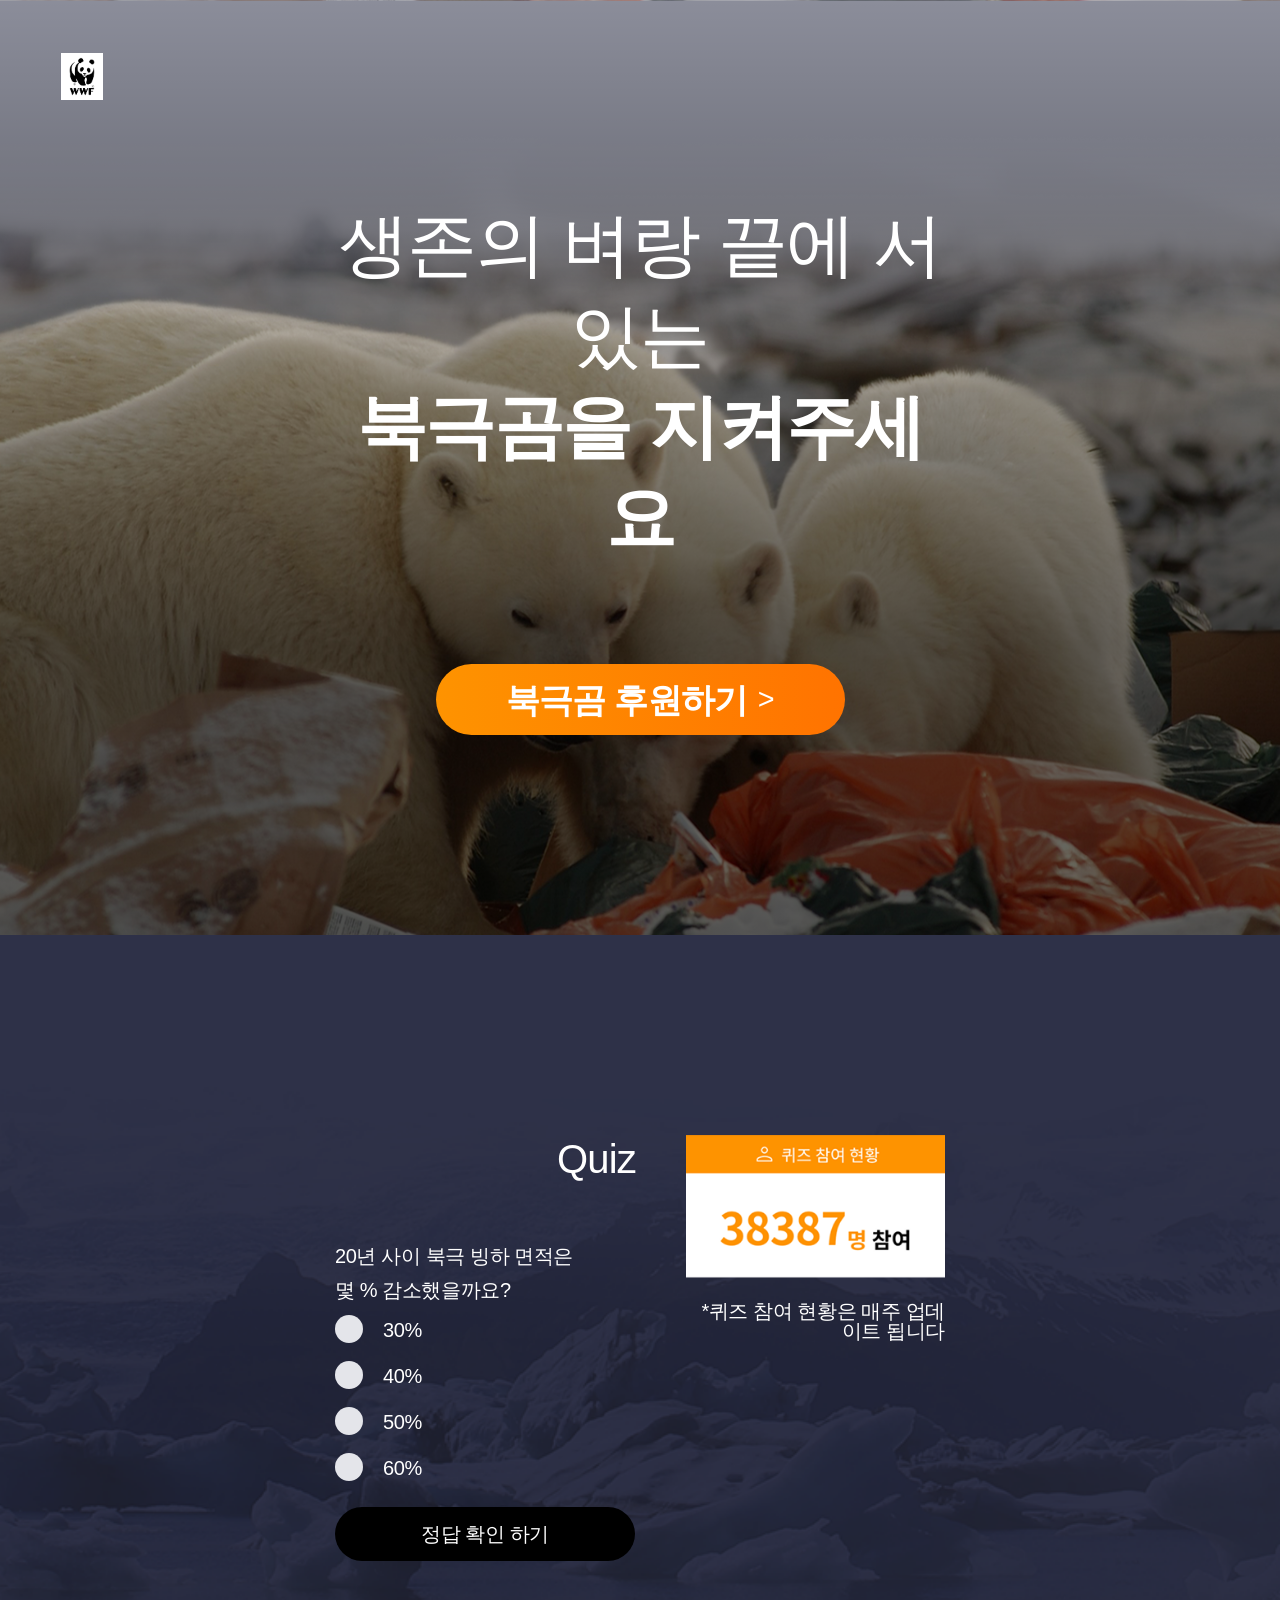
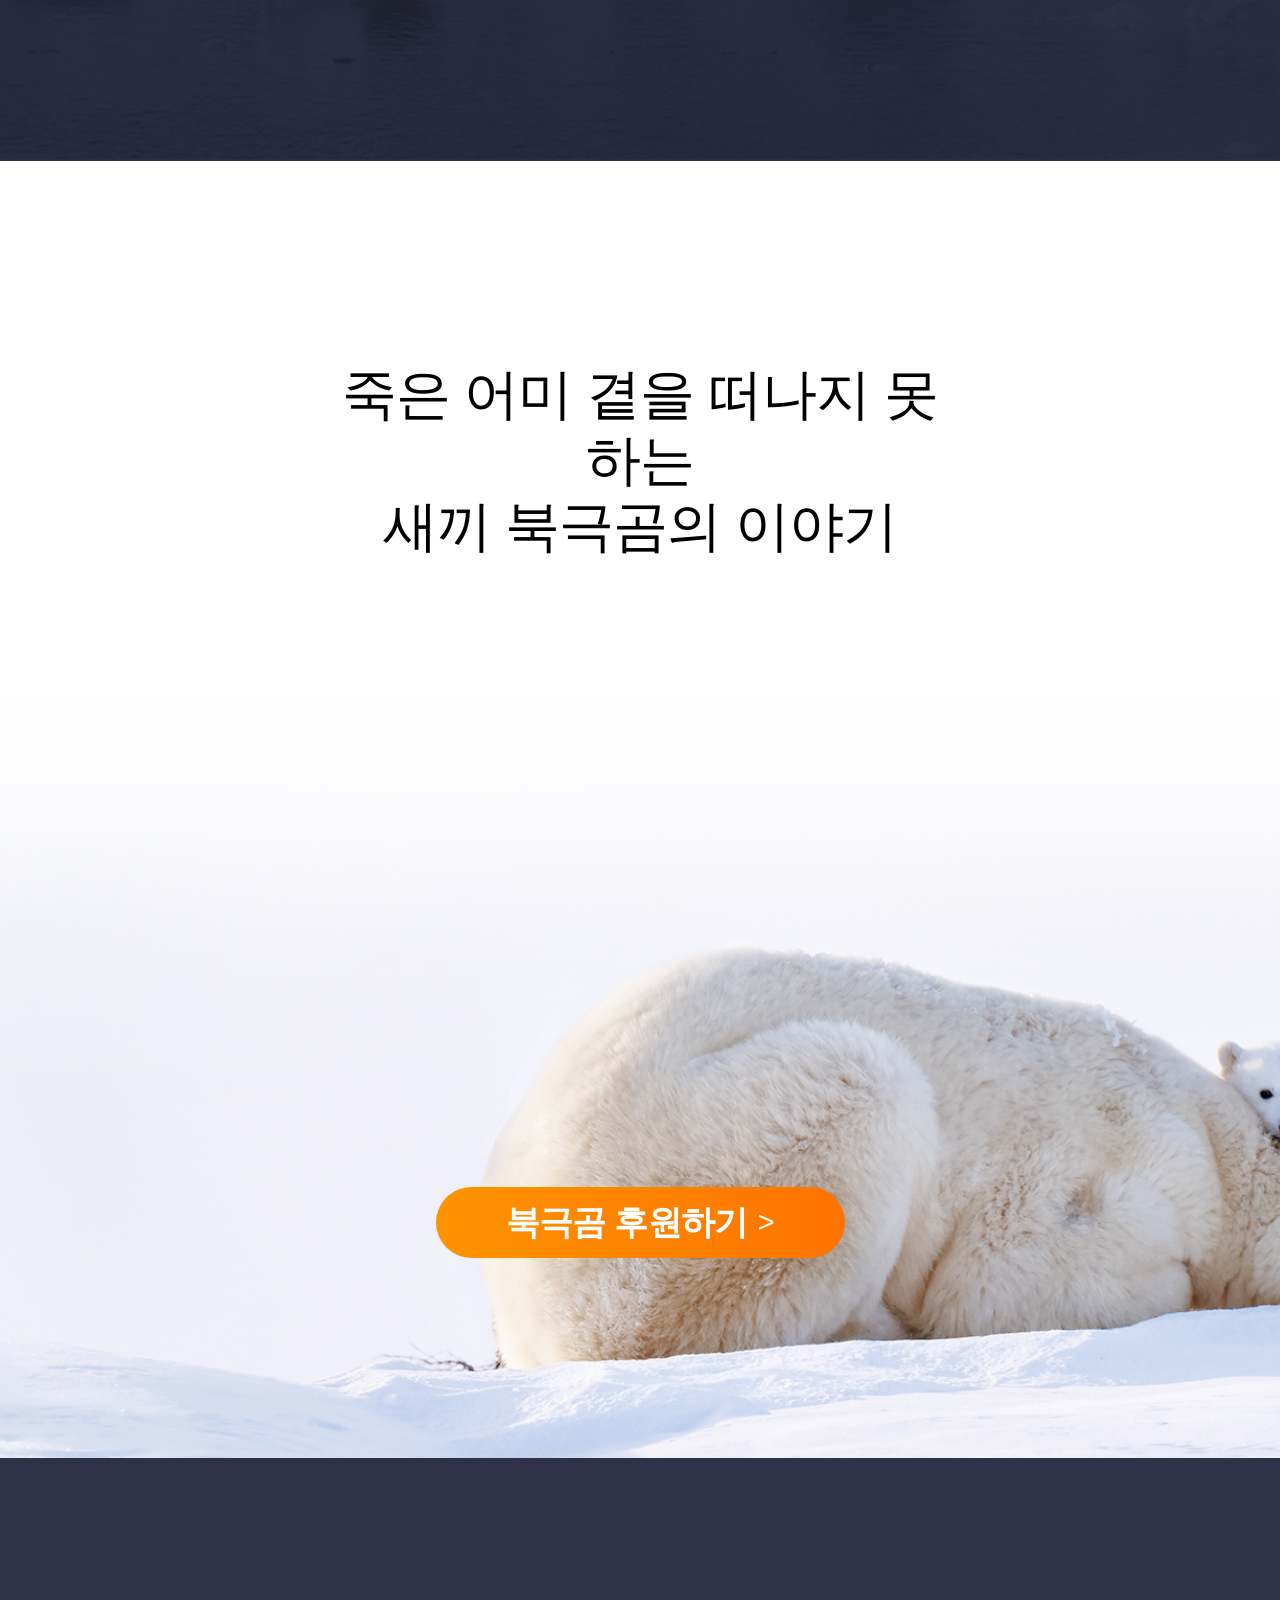
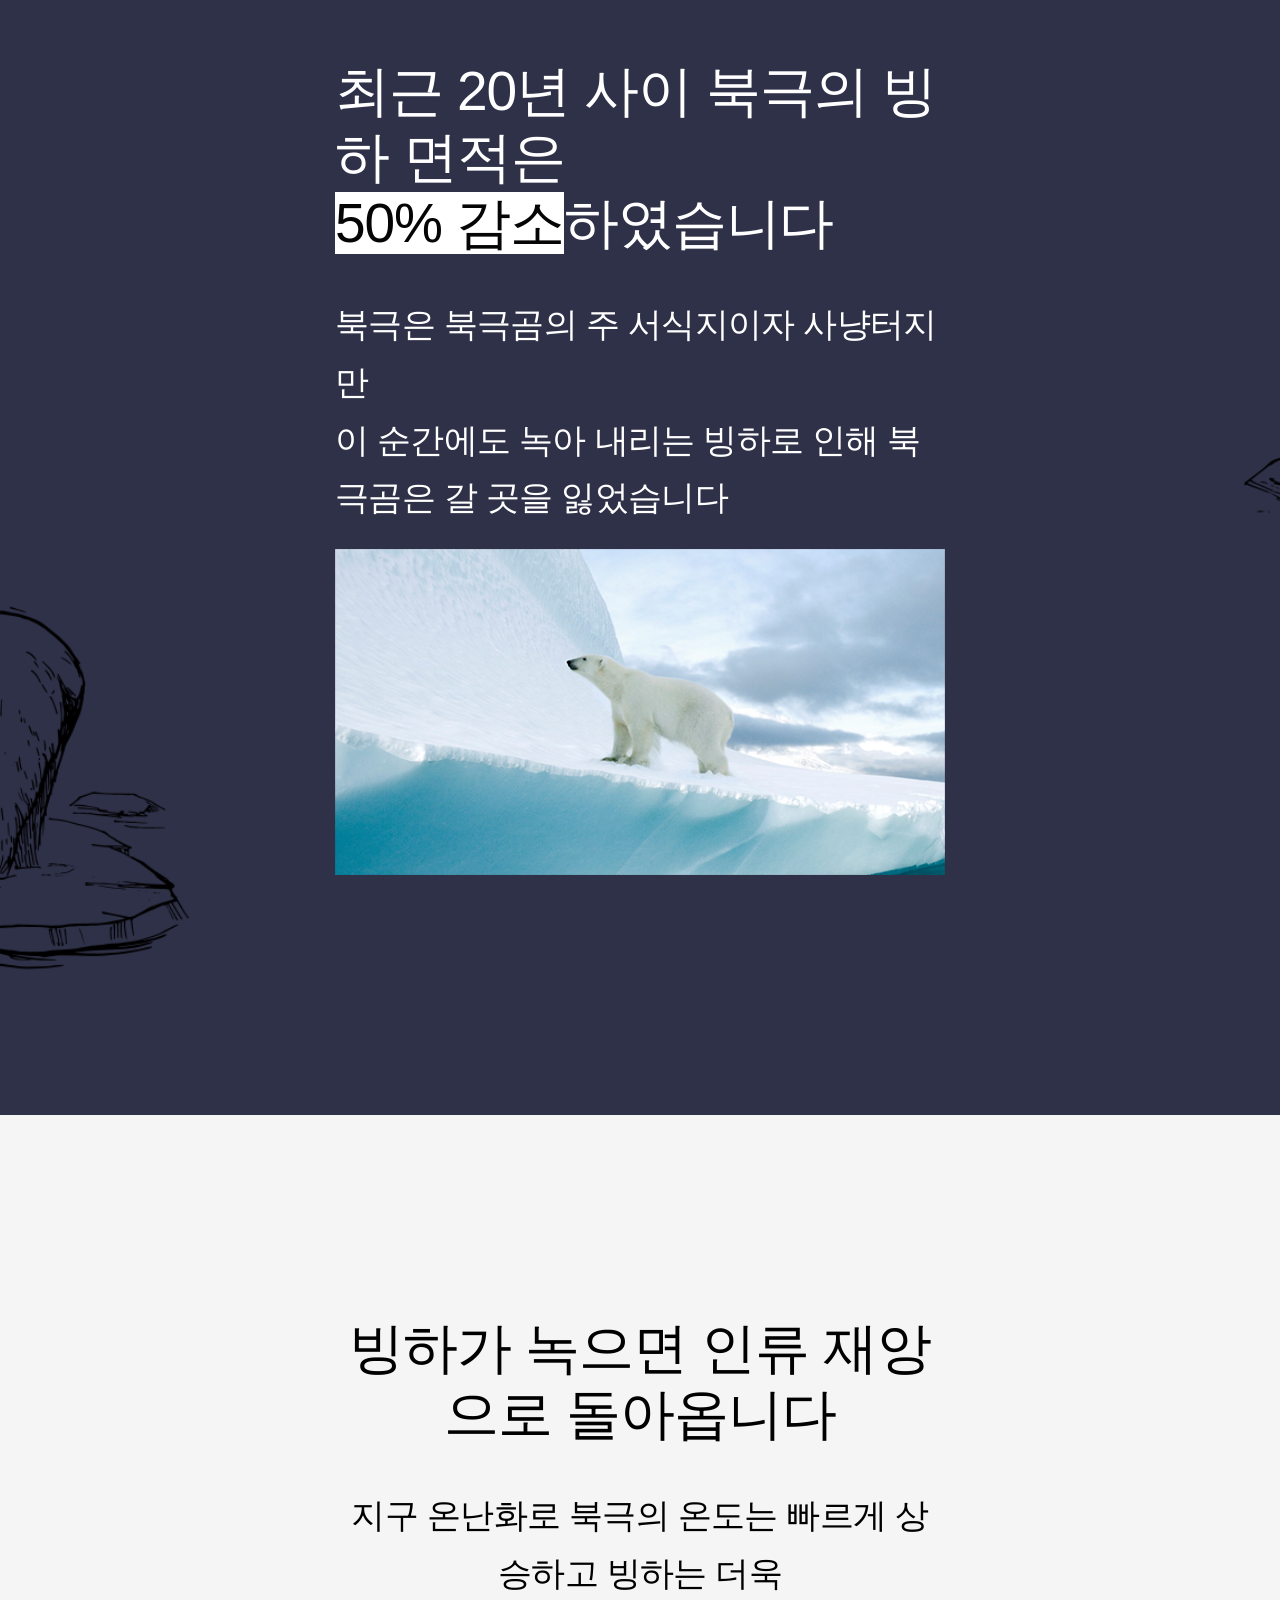
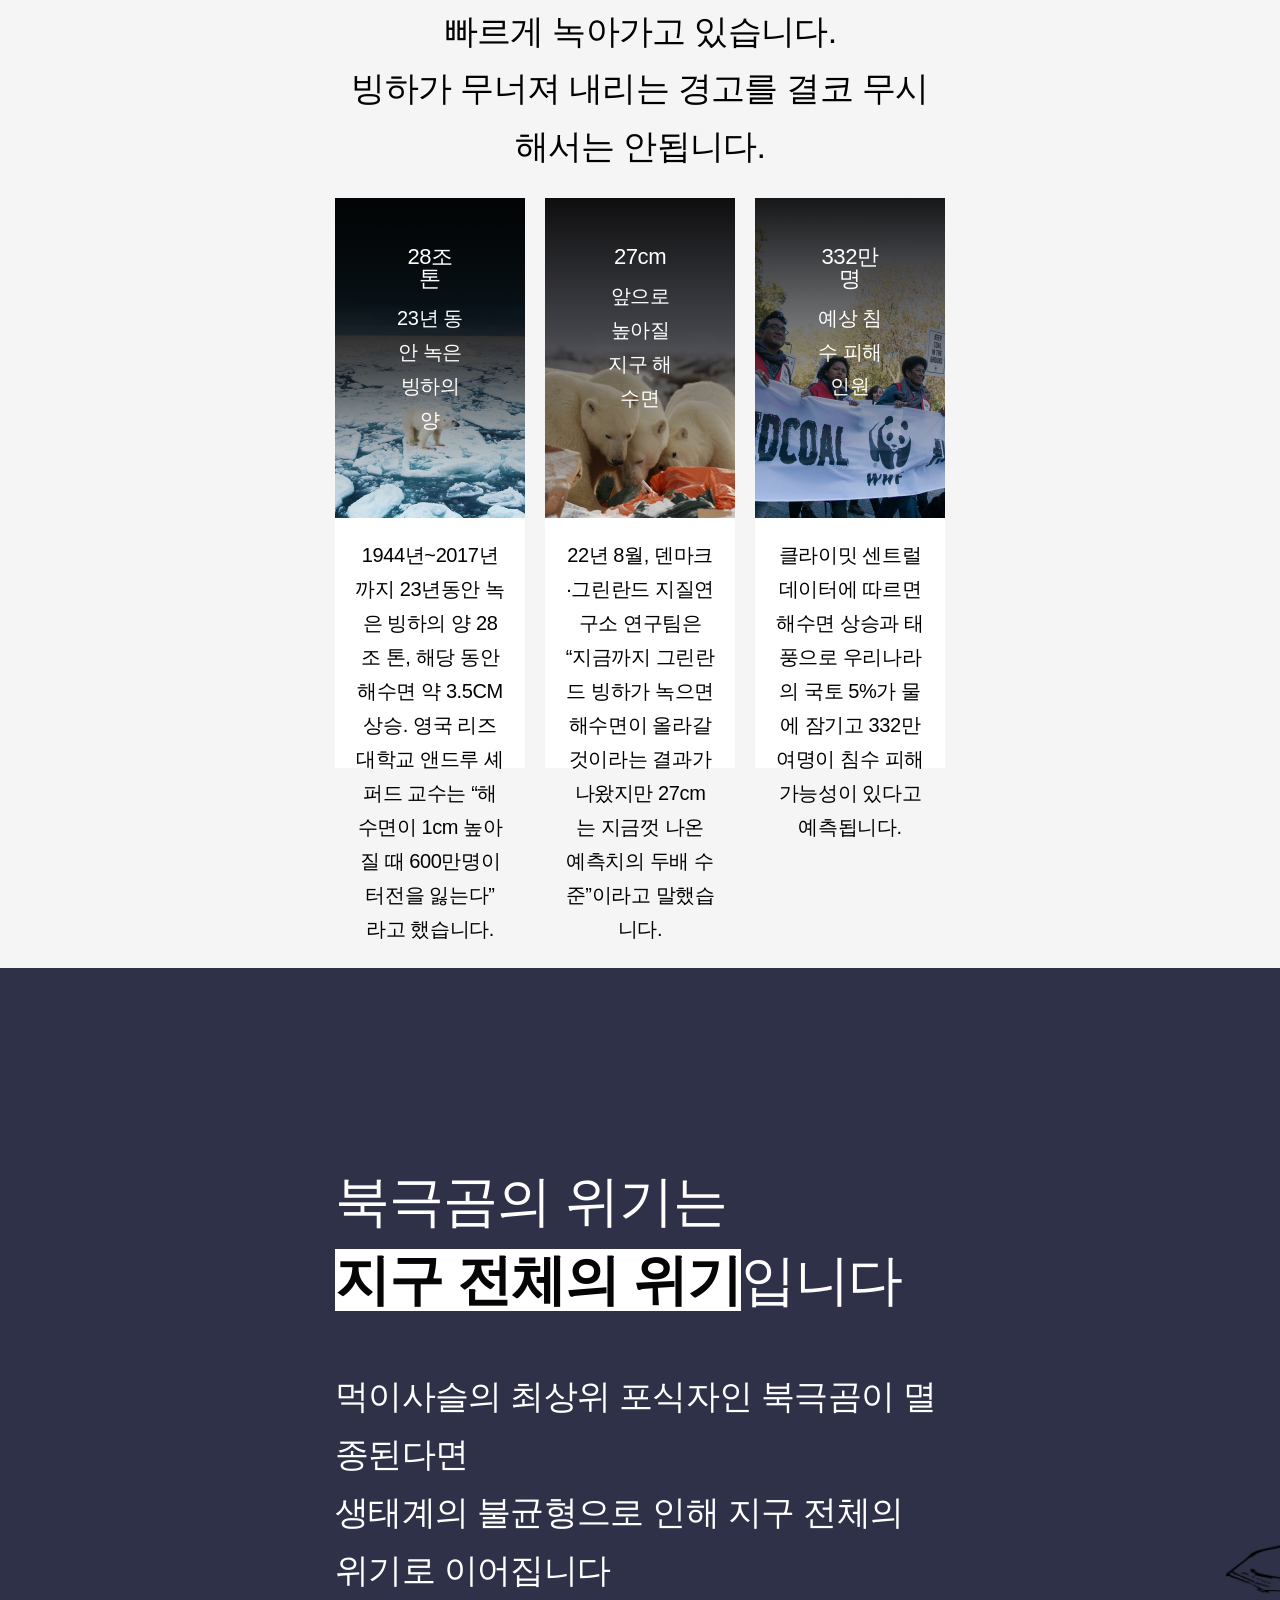
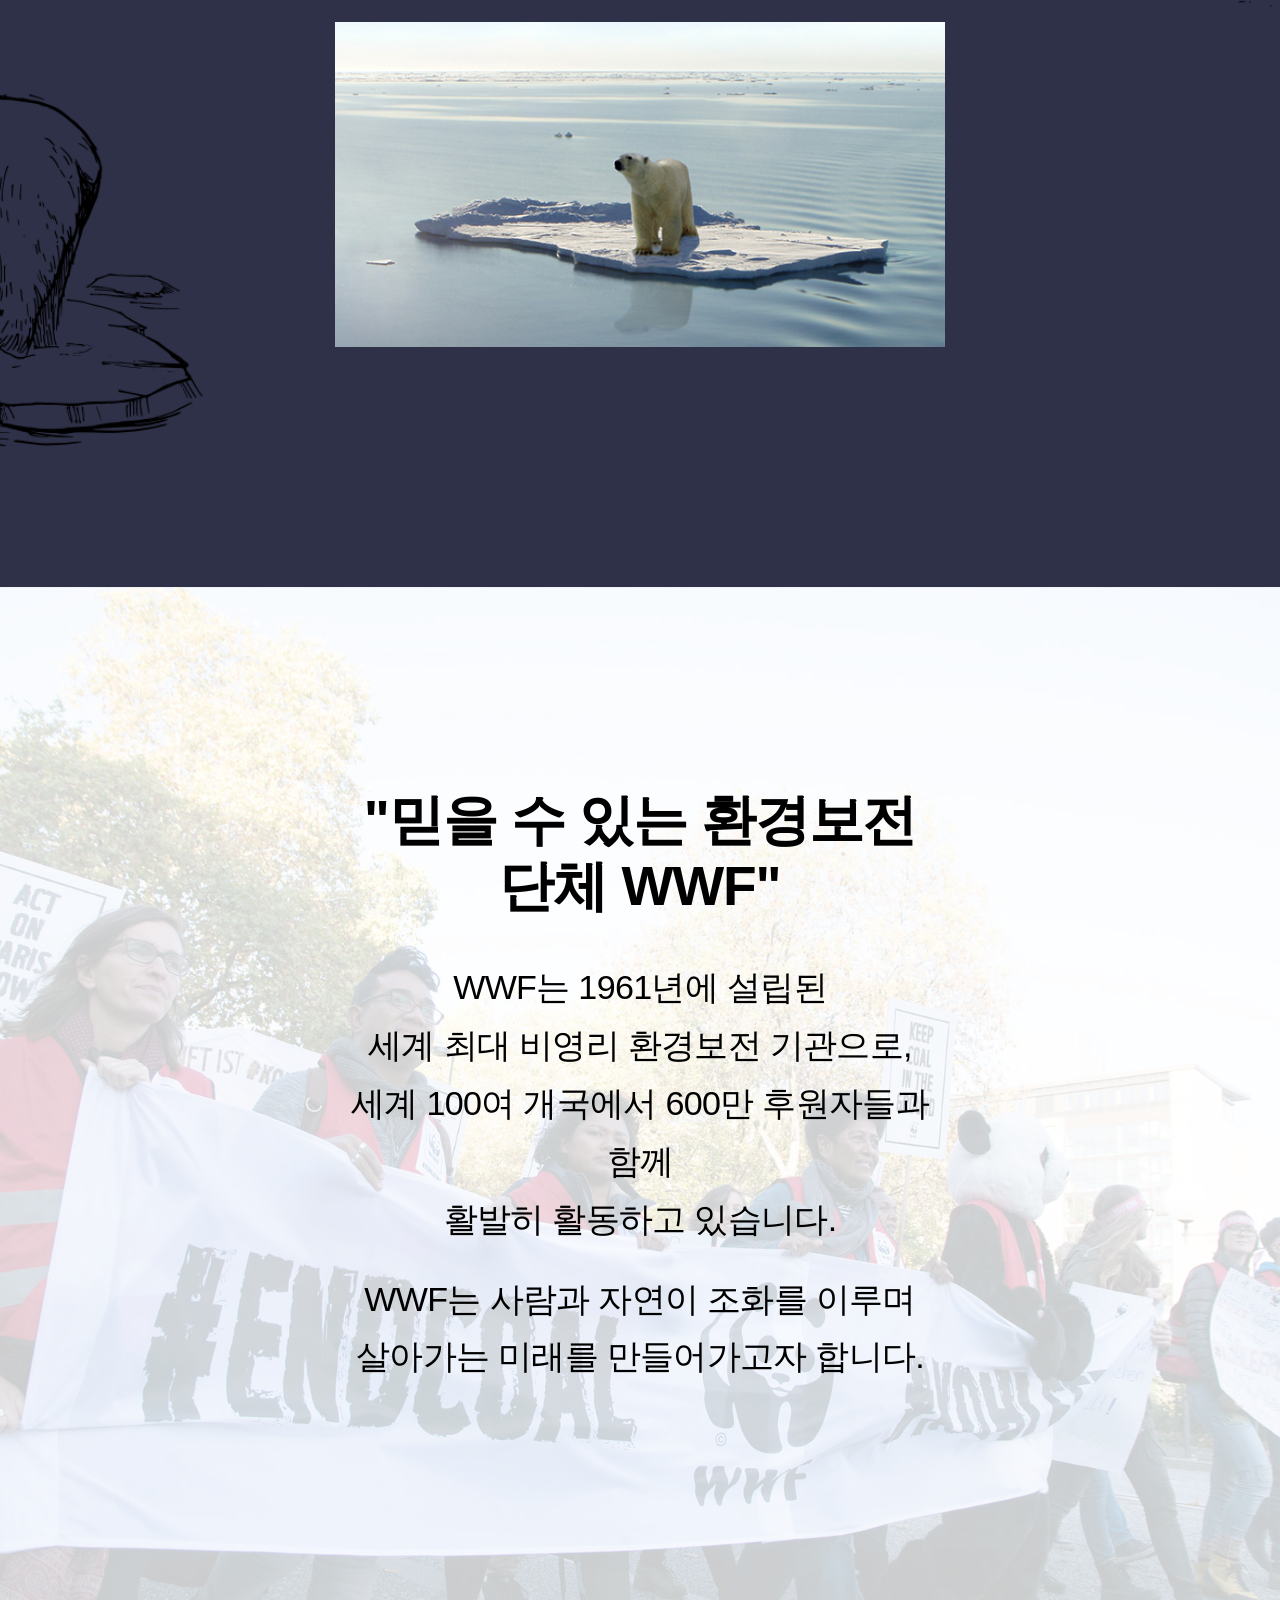
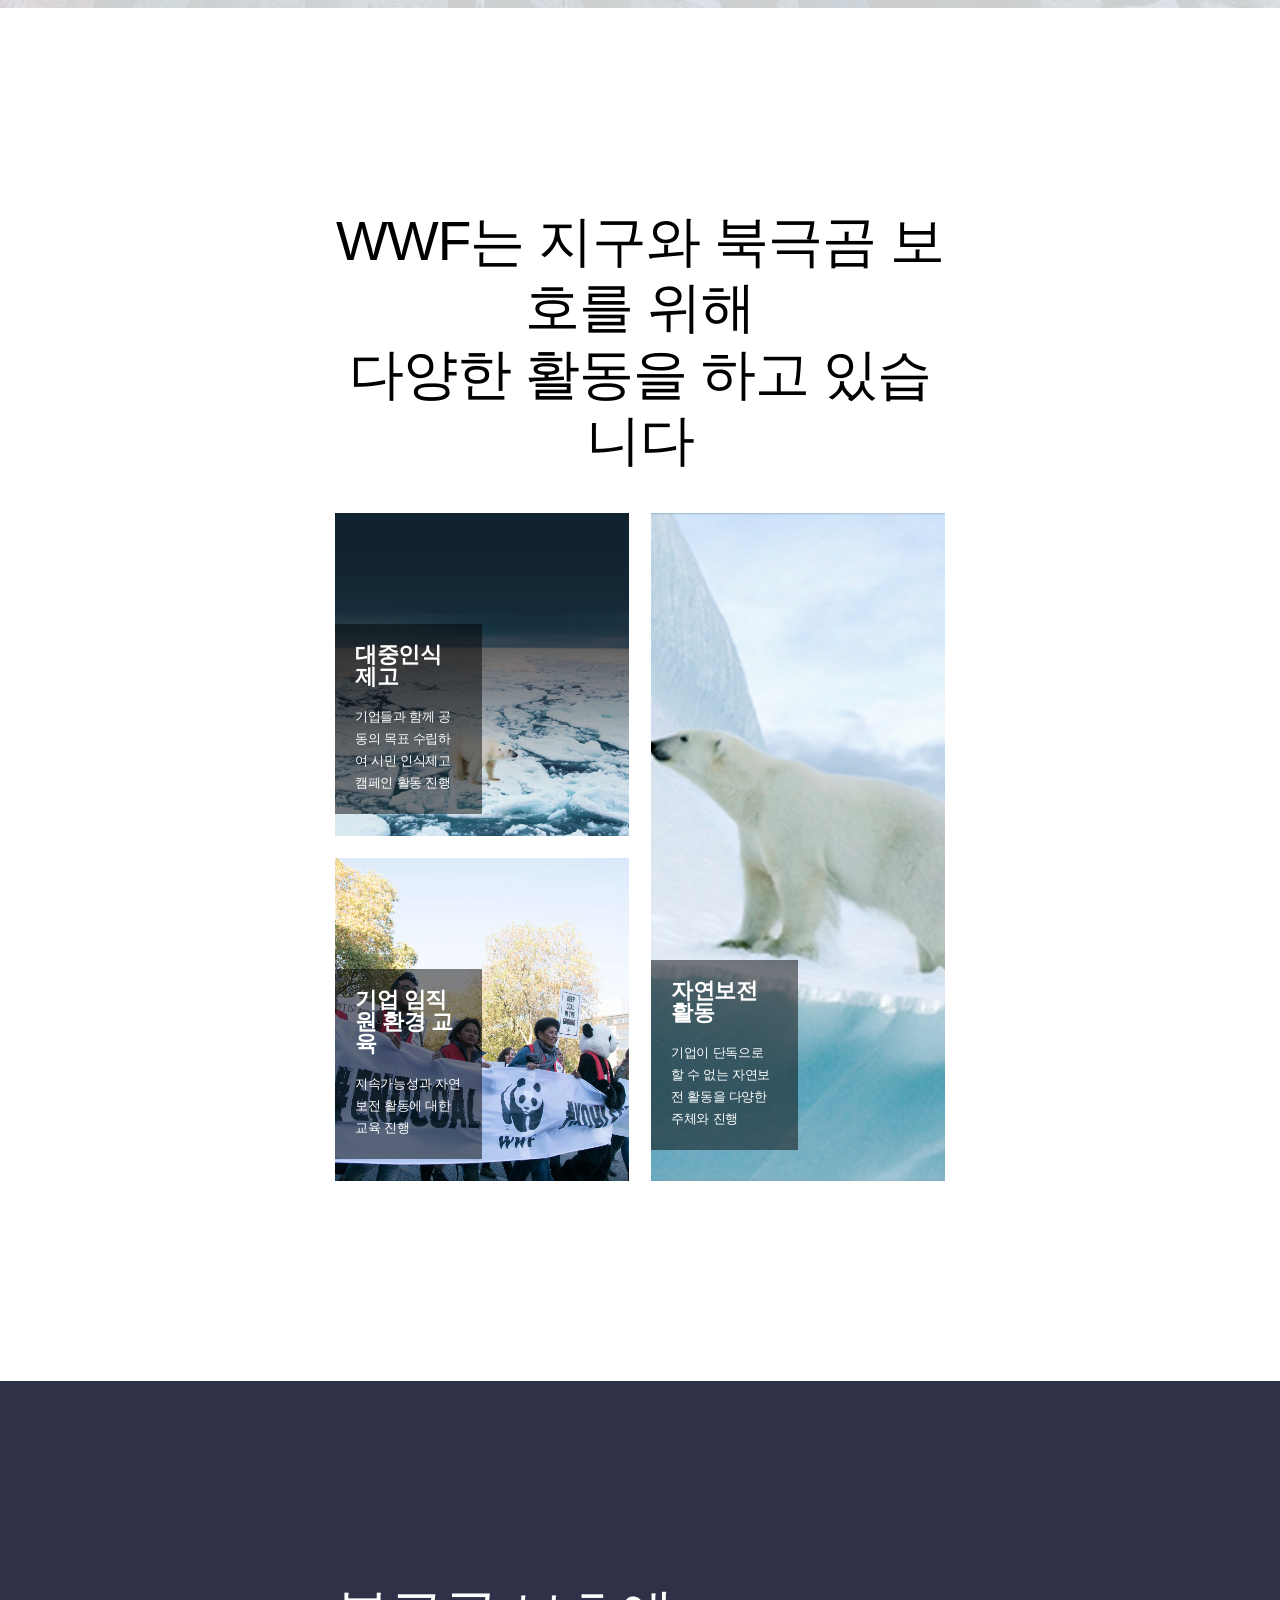
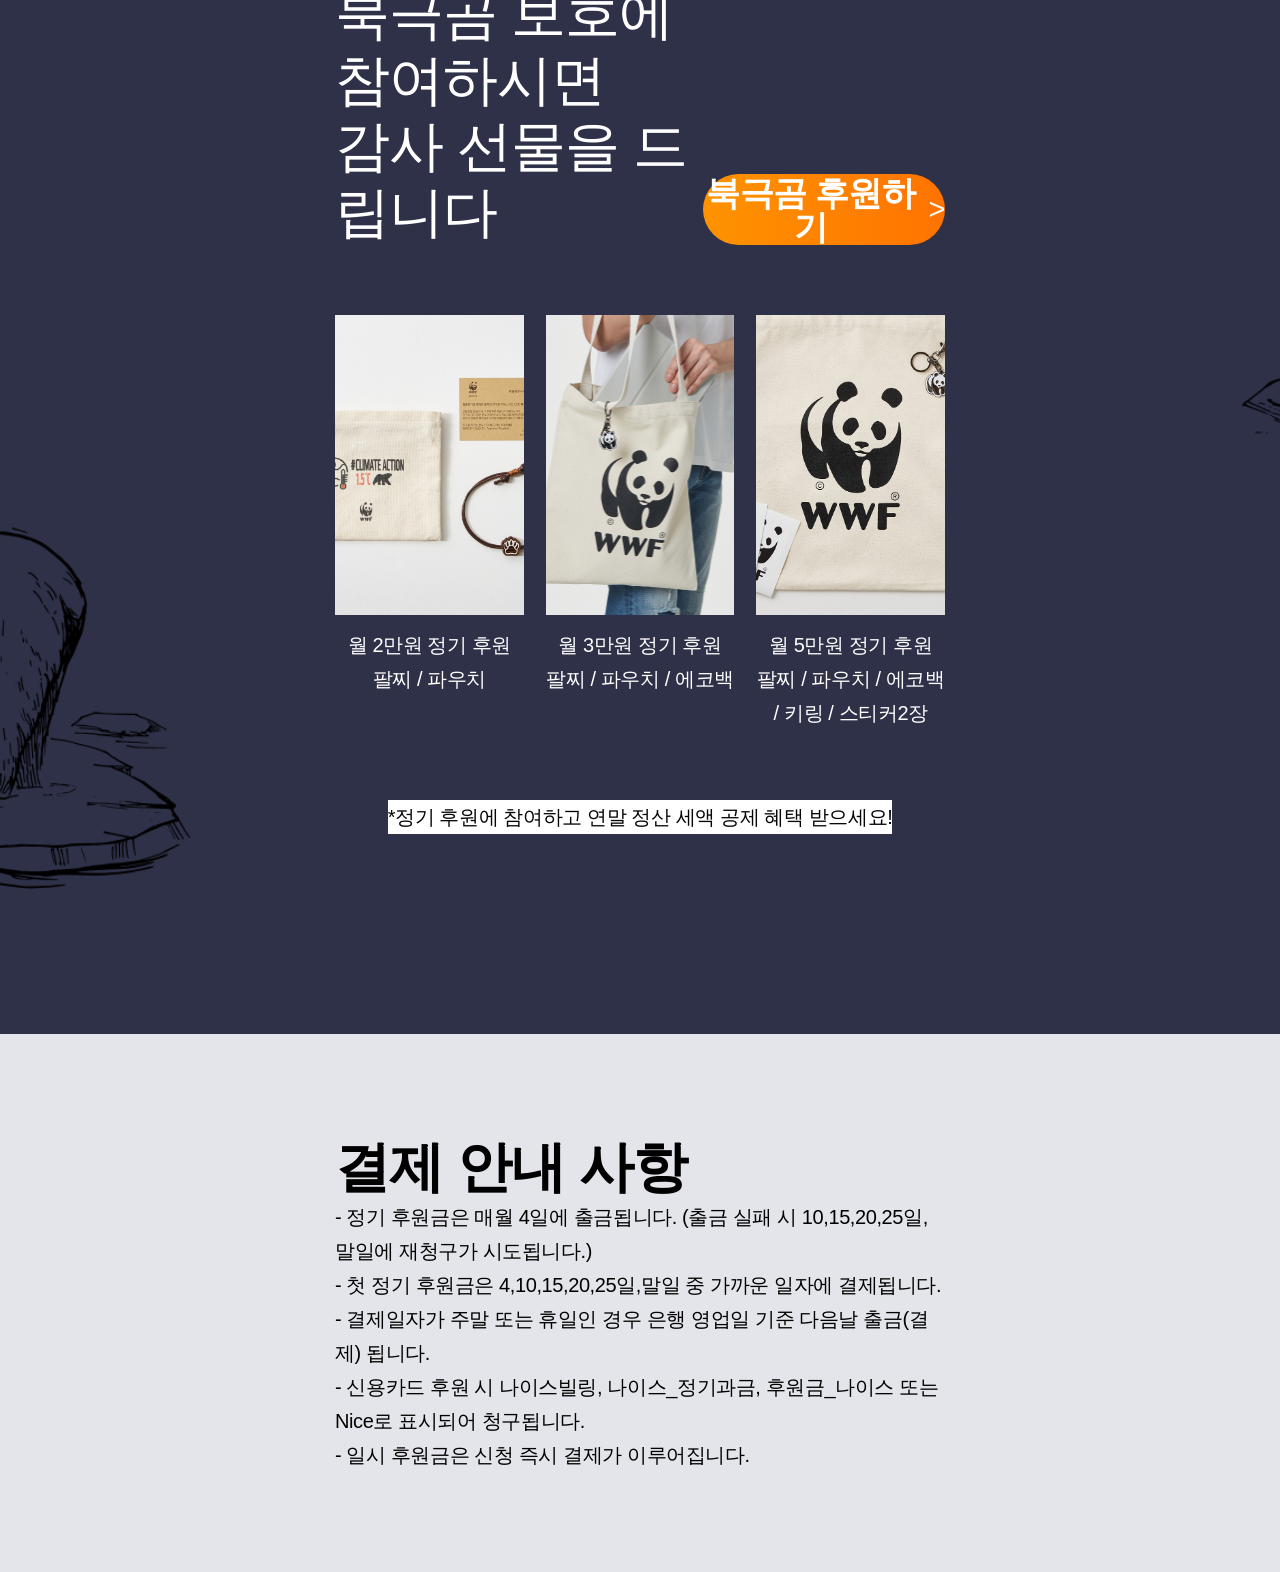
<file: index.html>
<!DOCTYPE html>
<html lang="ko">
<head>
    <meta charset="UTF-8">
    <meta name="description" content="">
    <meta name="keywords" content="">
    <link rel="shortcut icon" href="./img/logo.jpg" type="image/x-icon">
    <meta name="viewport" content="width=device-width, initial-scale=1.0">
    <title>WWF | 북극곰 보호 캠페인</title>
    <link rel="stylesheet" href="./styles/reset.css">
    <link rel="stylesheet" href="./styles/common.css">
    <link rel="stylesheet" href="./styles/index.css">
    <link rel="stylesheet" href="./styles/responsive.css">
</head>
<body>
    <div id="wrap">
        <!-- 1행 캠페인 표지 -->
        <section class="container intro">
            <p class="logo"><img src="./img/logo.jpg" alt=""></p>
            <h1><span>생존의 벼랑 끝에 서 있는</span><span>
북극곰을 지켜주세요</span></h1>
            <a href="#" class="sponser_btn"><em>북극곰 후원하기</em><!-- ::after로 옆에 버튼 "> 이미지" 넣기 --></a>
        </section>
        <!-- 2행 퀴즈 -->
        <div class="container quiz_bg">
            <section class="contents quiz">
                <div class="q_zone">
                    <h1>Quiz</h1>
                    <h2><span>20년 사이 북극 빙하 면적은</span><span>몇 % 감소했을까요?</span></h2>
                    <form action="#" method="get" id="q_form">
                        <ol id="quiz_list">
                            <li>
                                <input type="radio" name="quiz_chk" value="p_30" id="p_30" class="quiz_chk">
                                <label for="p_30">30%</label>
                            </li>
                            <li>
                                <input type="radio" name="quiz_chk" value="p_40" id="p_40" class="quiz_chk">
                                <label for="p_40">40%</label>
                            </li>
                            <li>
                                <input type="radio" name="quiz_chk" value="p_50" id="p_50" class="quiz_chk">
                                <label for="p_50">50%</label>
                            </li>
                            <li>
                                <input type="radio" name="quiz_chk" value="p_60" id="p_60" class="quiz_chk">
                                <label for="p_60">60%</label>
                            </li>
                        </ol>
                        <button type="button" id="ansr_btn">정답 확인 하기</button>
                    </form>
                </div>
                <div class="q_now">
                    <p class="q_img"><img src="./img/q_img38387.png" alt=""></p>
                    <p>*퀴즈 참여 현황은 매주 업데이트 됩니다</p>
                </div>
            </section>
        </div>
        <!-- 3행 동영상 -->
        <div class="container video_bg">
            <div class="contents video">
                <h1>죽은 어미 곁을 떠나지 못하는<br>새끼 북극곰의 이야기</h1>
                <iframe src="https://www.youtube.com/embed/u9V5MBqhLRc" title="기후변화를 막고 녹아내리는 북극에서 북극곰을 지켜주세요!" frameborder="0" allow="accelerometer; autoplay; clipboard-write; encrypted-media; gyroscope; picture-in-picture; web-share" referrerpolicy="strict-origin-when-cross-origin" allowfullscreen></iframe>
                <a href="#" class="sponser_btn"><em>북극곰 후원하기</em><!-- ::after로 옆에 버튼 "> 이미지" 넣기 --></a>
            </div>
        </div>
        <!-- 4행 50감소 -->
        <div class="container reduction_bg">
            <div class="contents reduction">
                <h1>최근 20년 사이 북극의 빙하 면적은<br><span class="highlight">50% 감소</span>하였습니다</h1>
                <p>북극은 북극곰의 주 서식지이자 사냥터지만<br>이 순간에도 녹아 내리는 빙하로 인해 북극곰은 갈 곳을 잃었습니다</p>
                <p><img src="./img/50_des.png"></p>
            </div>
        </div>
        <!-- 5행 인류재앙 -->
        <div class="container humanity_bg">
            <div class="contents humanity">
                <h1>빙하가 녹으면 인류 재앙으로 돌아옵니다</h1>
                <p>지구 온난화로 북극의 온도는 빠르게 상승하고 빙하는 더욱<br>빠르게 녹아가고 있습니다.<br>빙하가 무너져 내리는 경고를 결코 무시해서는 안됩니다.</p>
                <ul class="list">
                    <li>
                        <dl>
                            <dt>28조 톤</dt>
                            <dd>23년 동안 녹은 빙하의 양</dd>
                        </dl>
                        <div class="txt">
                            <p>1944년~2017년까지 23년동안 녹은 빙하의 양 28조 톤, 해당 동안 해수면 약 3.5CM 상승. 영국 리즈대학교 앤드루 셰퍼드 교수는 “해수면이 1cm 높아질 때 600만명이 터전을 잃는다” 라고 했습니다.</p>
                        </div>
                    </li>
                    <li>
                        <dl>
                            <dt>27cm</dt>
                            <dd>앞으로 높아질 지구 해수면</dd>
                        </dl>
                        <div class="txt">
                            <p>22년 8월, 덴마크·그린란드 지질연구소 연구팀은 “지금까지 그린란드 빙하가 녹으면 해수면이 올라갈 것이라는 결과가 나왔지만 27cm는 지금껏 나온 예측치의 두배 수준”이라고 말했습니다.</p>
                        </div>
                    </li>
                    <li>
                        <dl>
                            <dt>332만명</dt>
                            <dd>예상 침수 피해 인원</dd>
                        </dl>
                        <div class="txt">
                            <p>클라이밋 센트럴 데이터에 따르면 해수면 상승과 태풍으로 우리나라의 국토 5%가 물에 잠기고 332만여명이 침수 피해 가능성이 있다고 예측됩니다.</p>
                        </div>
                    </li>
                </ul>
            </div>
        </div>
        <!-- 6행 빙하위기 -->
        <div class="container crisis_bg">
            <div class="contents crisis">
                <h1>북극곰의 위기는<br><span class="highlight">지구 전체의 위기</span>입니다</h1>
                <p>먹이사슬의 최상위 포식자인 북극곰이 멸종된다면<br>생태계의 불균형으로 인해 지구 전체의 위기로 이어집니다</p>
                <p><img src="./img/bg2.png"></p>
            </div>
        </div>
        <!-- 7행 wwf단체소개 -->
        <div class="container wwf_bg">
            <div class="contents wwf">
                <h1>"믿을 수 있는 환경보전 단체 WWF"</h1>
                <p>WWF는 1961년에 설립된<br>세계 최대 비영리 환경보전 기관으로,<br>세계 100여 개국에서 600만 후원자들과 함께<br>활발히 활동하고 있습니다.</p>
                <p>WWF는 사람과 자연이 조화를 이루며<br>살아가는 미래를 만들어가고자 합니다.</p>
            </div>
        </div>
        <!-- 8행 활동내역 -->
        <div class="container activity_bg">
            <div class="contents activity">
                <h1>WWF는 지구와 북극곰 보호를 위해<br>다양한 활동을 하고 있습니다</h1>
                <ul class="details">
                    <li>
                        <dl class="txt">
                            <dt>대중인식제고</dt>
                            <dd>기업들과 함께 공동의 목표 수립하여 시민 인식제고 캠페인 활동 진행</dd>
                        </dl>
                    </li>
                    <li>
                        <dl class="txt">
                            <dt>기업 임직원 환경 교육</dt>
                            <dd>지속가능성과 자연보전 활동에 대한 교육 진행</dd>
                        </dl>
                    </li>
                    <li>
                        <dl class="txt">
                            <dt>자연보전 활동</dt>
                            <dd>기업이 단독으로 할 수 없는 자연보전 활동을 다양한 주체와 진행</dd>
                        </dl>
                    </li>
                </ul>
            </div>
        </div>
        <!-- 9행 선물정보 -->
        <div class="container gift_bg">
            <div class="contents gift">
                <div class="title">
                    <h1>북극곰 보호에 참여하시면<br>감사 선물을 드립니다</h1>
                    <a href="#" class="sponser_btn"><em>북극곰 후원하기</em></a>
                </div>
                <ul class="gift_list">
                    <li>
                        <div class="gift_img"></div>
                        <p>월 2만원 정기 후원<br>팔찌 / 파우치</p>
                    </li>
                    <li>
                        <div class="gift_img"></div>
                        <p>월 3만원 정기 후원<br>팔찌 / 파우치 / 에코백</p>
                    </li>
                    <li>
                        <div class="gift_img"></div>
                        <p>월 5만원 정기 후원<br>팔찌 / 파우치 / 에코백 / 키링 / 스티커2장</p>
                    </li>
                </ul>
                <p class="gift_join">*정기 후원에 참여하고 연말 정산 세액 공제 혜택 받으세요!</p>
            </div>
        </div>
        <!-- 10행 안내-->
        <div class="container cashinfo_bg">
            <div class="contents cashinfo">
                <h1>결제 안내 사항</h1>
                <p>- 정기 후원금은 매월 4일에 출금됩니다. (출금 실패 시 10,15,20,25일,말일에 재청구가 시도됩니다.)</p>
                <p>- 첫 정기 후원금은 4,10,15,20,25일,말일 중 가까운 일자에 결제됩니다.</p>
                <p>- 결제일자가 주말 또는 휴일인 경우 은행 영업일 기준 다음날 출금(결제) 됩니다.</p>
                <p>- 신용카드 후원 시 나이스빌링, 나이스_정기과금, 후원금_나이스 또는 Nice로 표시되어 청구됩니다.</p>
                <p>- 일시 후원금은 신청 즉시 결제가 이루어집니다.</p>
            </div>
        </div>
    </div>
</body>
</html>
</file>
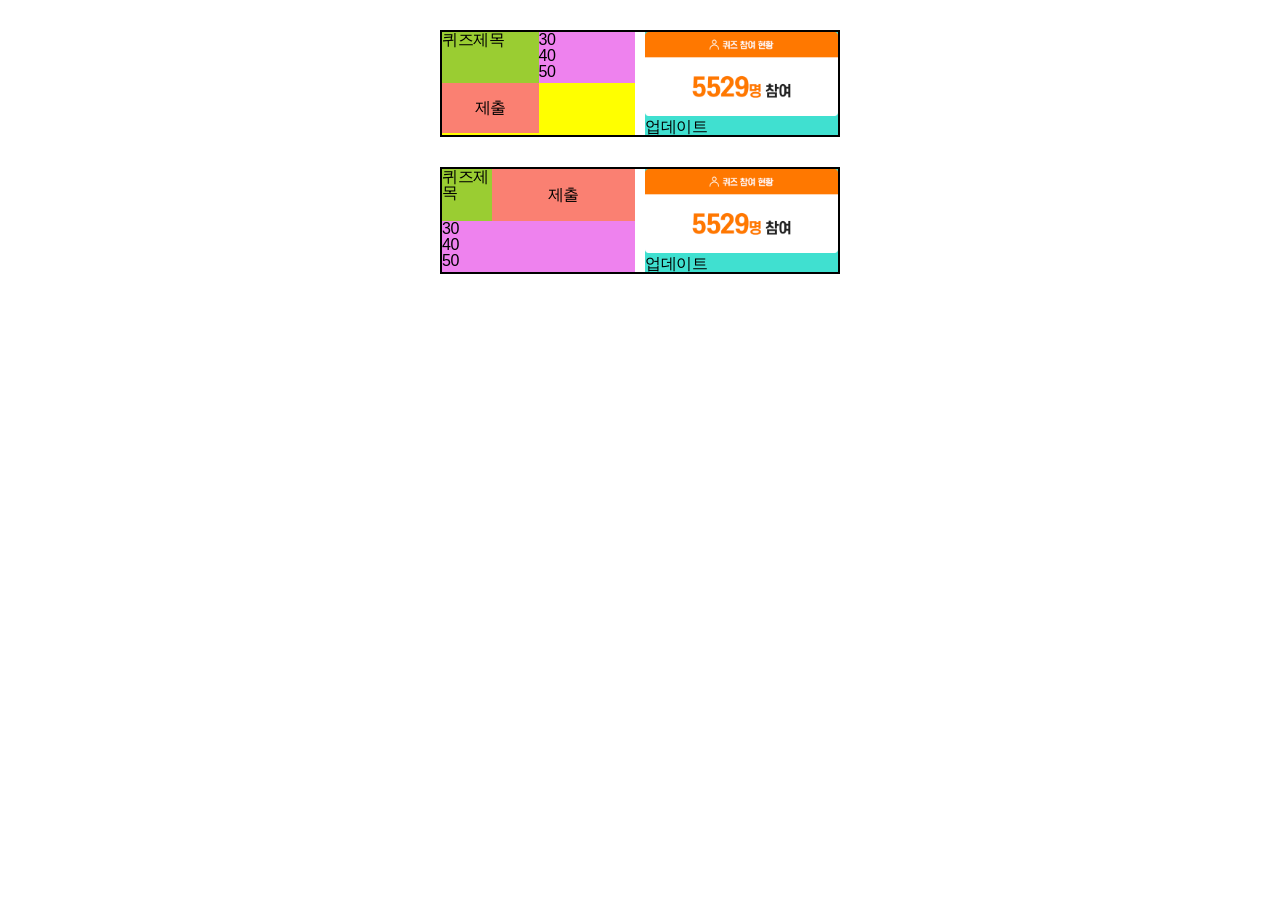
<file: flex_grid.html>
<!DOCTYPE html>
<html lang="ko">
<head>
    <meta name="description" content="">
    <meta name="keywords" content="">
    <link rel="shortcut icon" href="favicon.ico" type="image/x-icon">
    <meta charset="UTF-8">
    <meta name="viewport" content="width=device-width, initial-scale=1.0">
    <title>flex_grid 비교연습용</title>
    <link rel="stylesheet" href="./styles/reset.css">
    <style> /* 내부스타일시트 작성위치 */
    /* 공통 */
    .contents {
        width: 400px; margin: 30px auto;
        border: 2px solid #000;
    }
    .contents img {width: 100%;}
    .contents .quiz {background: yellow;}
    .contents .info {background: turquoise;}
    /* flex */
    .flex {
        display: flex; /* 퀴즈+인포 정렬 위한 준비 */
        gap:10px;
    }
    .flex .quiz > * {width: 50%;}
    .flex .quiz {
        flex:1;
        display: flex; flex-flow: row wrap;
    }
    .flex .info {
        flex:1;
    }
    .flex .quiz h2 {
        background: yellowgreen;
    }
    .flex .quiz ol {
        background: violet;
    }
    .flex .quiz #btn {
        background: salmon;
        height: 50px;
    }
    /* grid */
    .grid {
        display: grid; /* 퀴즈+인포 정렬 위한 준비 */
        grid-template-columns: 1fr 1fr; /* 1:1배치 : 1fr 1fr///단위: fr */
        /* grid-template-rows: 100px 200px; */
        gap:10px;
    }
    .grid .quiz {
        display: grid; /* 요소 정렬 위해 부모에 명령 */
        /* grid-template-columns: 1fr 1fr; 
        grid-template-rows: 1fr 50px; */
        grid-template-areas:
            'title btn'
            'list list';
            grid-template-columns: 50px 1fr ;
            grid-template-rows: 1fr 1fr ;
    }
    .grid .quiz h2 {grid-area: title; background: yellowgreen;}
    .grid .quiz ol {grid-area: list; background: violet;}
    .grid .quiz #btn {grid-area: btn; background: salmon;}
    .grid .info {}
    /* 
    정렬 자식이 2개 이상이고 한 방향(수평,수직)으로만 정렬 -> flex, grid
    정렬 자식이 3개 이상이고 반응형 기기에 따라 재배열 자유 -> grid
    */
    </style>
</head>
<body>
    <div class="contents flex">
        <div class="quiz">
            <h2>퀴즈제목</h2>
            <ol>
                <li>30</li>
                <li>40</li>
                <li>50</li>
            </ol>
            <button typw="button" id="btn">제출</button>
        </div>
        <div class="info">
            <img src="./img/quiz_contents.png" alt="">
            <p>업데이트</p>
        </div>
    </div>
    <div class="contents grid">
        <div class="quiz">
            <h2>퀴즈제목</h2>
            <ol>
                <li>30</li>
                <li>40</li>
                <li>50</li>
            </ol>
            <button type="button" id="btn">제출</button>
        </div>
        <div class="info">
            <img src="./img/quiz_contents.png" alt="">
            <p>업데이트</p>
        </div>
    </div>
</body>
</html>
</file>
<file: styles/common.css>
/* 공통 common.css */
#wrap {}
#wrap * {
    transition: all 0.3s; /* 크기변형 애니메이션 부드럽게 */
}
#wrap .container {
    min-width: 320px;
    background-size: cover;
    background-position: center;
    padding: 70px 15px;
}
#wrap .container .contents {
    max-width: 1250px;
    margin: 0 auto;
}
#wrap .container .contents h1 {
    font-size: 1.38rem; font-weight: 500; line-height: 1.2;
    margin: 0 0 40px;
}
#wrap .container .contents h1 .highlight {
    font-size: 1.38rem; font-weight: 500; line-height: 1.2;
    color: #050505;
    background-color: #fff;
}
#wrap .container .contents > p,
#wrap .container .contents h1+p {
    font-size: 0.81rem; font-weight: 500; line-height: 1.7;
    margin: 0 0 22px;
}
/* 모바일 디자인 - .sponser_btn */
#wrap .container .sponser_btn {
    background: linear-gradient( 90deg, #FE9300, #FF7300);
    display: flex; flex-flow: row nowrap;
    justify-content: center; align-items: center;
    gap: 10px;
    width: 164px; height: 41px;
    border-radius: 37.5px;
    font-weight: 500;
    margin: 0 auto;
}
#wrap .container .sponser_btn::after {
    content: '>'; display: block;
    color: #fff;
    font-size: 0.75rem;
}
#wrap .container .sponser_btn em {
    color: #fff;
}
#wrap .container .sponser_btn:hover {
    background: linear-gradient(90deg, #fed800, #ffc400);
}
#wrap .container .sponser_btn:hover em {
    color: #fff;
    font-weight: 600;
}
#wrap .container .sponser_btn:hover::after {
    color: #fff;
    font-weight: 600;
    animation: move_li 0.3s alternate infinite;
}





@keyframes move_li {
    0% {transform: translateX(-1px);}
    100% {transform: translateX(2px);}
}
@keyframes scale_b {
    0% {transform: scale(1.0);}
    100% {transform: scale(1.1);}
}
@keyframes color_b {
    0% {color:#FF7300}
    100% {color:#ffc400}
}
</file>
<file: styles/index.css>
/* =========================================1행 캠페인 표지(m) */
#wrap .intro {
    /* 북극곰배경 bg1 */
    background-image: url(../img/bg1.png);
    background-size: cover;
    background-position: center bottom;
    width: 100%;
    padding: 100px 0;
    position: relative;
}
#wrap .intro > * {
    position: relative; z-index: 999;
}
#wrap .intro::after {
    /* 북극곰 배경 위에 깔리는 반투명검은배경 rgba() */
    content: ''; display: block;
    background: linear-gradient(transparent, #000 69%);
    opacity: 0.6;
    width: 100%; height: 100%;
    position: absolute; top:0; left: 0;
    z-index: 1;
}
#wrap .intro .logo { /* 이미지 크기는 가로세로 중 한값만 작성(나머지는 자동비율조정) */
    width: 24px;
    position: absolute;
    top:18px; left: 21px;
}
#wrap .intro .logo img {
    width: 100%;
}
#wrap .intro h1 {
    text-align: center;
}
#wrap .intro h1 span {
    color: #fff;
    font-size: 1.88rem;
    font-weight: 500;
    line-height: 130%;
    display: block;
}
#wrap .intro h1 span:nth-child(1) {}
#wrap .intro h1 span:nth-child(2) {
    margin-bottom: 50px;
}
#wrap .intro .sponser_btn {}
/* =========================================2행 퀴즈 */
#wrap .quiz_bg {
    background-image: url(../img/quiz_bg.png);
    padding: 70px;
}
#wrap .quiz_bg .quiz {
    display: flex; flex-flow: column nowrap; /* 기기 레이아웃 변경시 column -> row */
    justify-content: center;
    gap:50px;
}
#wrap .quiz_bg .quiz .q_zone {}
#wrap .quiz_bg .quiz .q_zone h1,
#wrap .quiz_bg .quiz .q_zone h2 span {
    color: #fff;
}
#wrap .quiz_bg .quiz .q_zone h1 {
    font-size: 1.5rem;
    font-weight: 500;
    margin-bottom: 16px;
}
#wrap .quiz_bg .quiz .q_zone h2 {
    margin-bottom: 16px;
}
#wrap .quiz_bg .quiz .q_zone h2 span {
    display: block;
    line-height: 1.7;
}
#wrap .quiz_bg .quiz .q_zone h2 span:nth-child(1) {}
#wrap .quiz_bg .quiz .q_zone h2 span:nth-child(2) {}
#wrap .quiz_bg .quiz .q_zone #q_form {}
#wrap .quiz_bg .quiz .q_zone #q_form #quiz_list {}
#wrap .quiz_bg .quiz .q_zone #q_form #quiz_list li {
    margin-bottom: 16px;
    display: flex; flex-flow: row nowrap;
}
#wrap .quiz_bg .quiz .q_zone #q_form #quiz_list li:last-child {    
    margin-bottom: 8px;
}
#wrap .quiz_bg .quiz .q_zone #q_form #quiz_list li .quiz_chk {display: none;}
#wrap .quiz_bg .quiz .q_zone #q_form #quiz_list li .quiz_chk:checked + label {
    background-image: url(../img/chck_on.svg);
}
#wrap .quiz_bg .quiz .q_zone #q_form #quiz_list li label {
    color: #fff;
    background-image: url(../img/chck_off.svg);
    background-size: 16px;
    background-repeat: no-repeat;
    padding-left: 47.75px;
}
#wrap .quiz_bg .quiz .q_zone #q_form #quiz_list li:hover label {
    animation: scale_b 0.3s alternate infinite, color_b 2s alternate infinite;
}
#wrap .quiz_bg .quiz .q_zone #q_form #ansr_btn {
    background-color: #000;
    color: #fff;
    width: 100%; height: 47px;
    padding: 10px 0;
    border-radius: 50px;
    margin-top: 16px;
}
#wrap .quiz_bg .quiz .q_now {
    width: 100%;
    margin: 0 auto;
}
#wrap .quiz_bg .quiz .q_now p {}
#wrap .quiz_bg .quiz .q_now p:last-child {
    font-size: 1.25rem;
    color: #fff;
    margin-top: 20px;
    text-align: right;
}
#wrap .quiz_bg .quiz .q_now .q_img {}
#wrap .quiz_bg .quiz .q_now .q_img img {
    width: 100%;
}
/* =========================================3행 동영상 */
#wrap .video_bg {
    background-image: url(../img/video_bg.png);
    padding: 50px 15px;
}
#wrap .video_bg .video {}
#wrap .video_bg .video h1 {
    text-align: center;
}
#wrap .video_bg .video iframe {
    width: 100%;
    margin: 0 0 70px;
}
/* =========================================4행 50감소 */
#wrap .reduction_bg {
    background-image: url(../img/50_bg.png);
}
#wrap .reduction_bg .reduction {}
#wrap .reduction_bg .reduction h1 {
    color: #fff;
}
#wrap .reduction_bg .reduction h1 .highlight {}
#wrap .reduction_bg .reduction p {
    color: #fff;
}
#wrap .reduction_bg .reduction p img {
    width: 100%;
}
/* =========================================5행 인류재앙 */
#wrap .humanity_bg {
    background-color: #f5f5f5;
}
#wrap .humanity_bg .humanity {}
#wrap .humanity_bg .humanity h1 {
    text-align: center;
}
#wrap .humanity_bg .humanity h1+p {
    font-weight: 400;
}
#wrap .humanity_bg .humanity p {
    text-align: center;
}
#wrap .humanity_bg .humanity .list {
    display: flex; flex-flow: column nowrap;
    gap:20px;
}
#wrap .humanity_bg .humanity .list li {}
#wrap .humanity_bg .humanity .list li:nth-child(1) dl {
    background-image: url(../img/card1.png);
}
#wrap .humanity_bg .humanity .list li:nth-child(2) dl {
    background-image: url(../img/card2.png);
}
#wrap .humanity_bg .humanity .list li:nth-child(3) dl {
    background-image: url(../img/wwf.jpg);
}
#wrap .humanity_bg .humanity .list li dl * {
    color: #fff; position: relative; z-index: 999;
}
#wrap .humanity_bg .humanity .list li dl {
    padding: 48px 0;
    text-align: center;
    background-size: cover;
    background-position: center;
    position: relative;
}
#wrap .humanity_bg .humanity .list li dl::before {
    content: ''; display: block;
    position: absolute;
    width: 100%; height: 100%;
    background: linear-gradient(rgba(0, 0, 0, 0.9), transparent);
    z-index: 10;
    top:0; left: 0;
}
#wrap .humanity_bg .humanity .list li dl dt {
    font-size: 1.38rem; font-weight: 500; margin: 0 0 11px;
}
#wrap .humanity_bg .humanity .list li dl dd {
    line-height: 1.7;
}
#wrap .humanity_bg .humanity .list li .txt {
    background-color: #fff;
    padding: 20px;
}
#wrap .humanity_bg .humanity .list li .txt p {
    font-size: 0.81rem; line-height: 1.7;
    text-align: center;
}
/* =========================================6행 빙하위기 */
#wrap .crisis_bg {
    background-image: url(../img/50_bg.png);
}
#wrap .crisis_bg .crisis {}
#wrap .crisis_bg .crisis h1 {
    color: #fff;
}
#wrap .crisis_bg .crisis h1 .highlight {}
#wrap .crisis_bg .crisis p {
    color: #fff;
    font-size: 0.81rem; line-height: 1.7; font-weight: 400;
}
#wrap .crisis_bg .crisis p img {
    width: 100%;
}
/* =========================================7행 wwf단체소개 */
#wrap .wwf_bg {
    background-image: url(../img/wwf.jpg);
    position: relative;
}
#wrap .wwf_bg::before {
    content: ''; display: block; z-index: 10;
    top:0; left: 0;
    position: absolute;
    width: 100%; height: 100%;
    background: rgba(255, 255, 255, 0.8);

}
#wrap .wwf_bg .wwf {
    z-index:999;
    position: relative;
    text-align: center;
}
#wrap .wwf_bg .wwf h1+p,
#wrap .wwf_bg .wwf p+p {
    font-weight: 400;
}
#wrap .wwf_bg .wwf h1 {
    font-size: 1.88rem; font-weight: 700;
}
#wrap .wwf_bg .wwf p {}
/* =========================================8행 활동내역 */
#wrap .activity_bg {}
#wrap .activity_bg .activity {}
#wrap .activity_bg .activity h1 {
    text-align: center;
}
#wrap .activity_bg .activity .details {
    width: 100%;
    display: grid; gap: 22px;
    grid-template-areas:
        'piblic'
        'corporation'
        'nature';
}
#wrap .activity_bg .activity .details li {
    width: 100%;
    background-size:cover;
    background-position: center;
    padding-top: 94px;
}
#wrap .activity_bg .activity .details li:nth-child(1) {
    grid-area: piblic; /* 그리드 2차원 정렬을 위한 자식 이름 짓기(대중) */
    background-image: url(../img/card1.png);
}
#wrap .activity_bg .activity .details li:nth-child(2) {
    grid-area: corporation; /* 기업 */
    background-image: url(../img/wwf.jpg);
}
#wrap .activity_bg .activity .details li:nth-child(3) {
    grid-area: nature; /* 자연 */
    background-image: url(../img/50_des.png);
}
#wrap .activity_bg .activity .details li .txt * {
    color: #fff;
}
#wrap .activity_bg .activity .details li .txt {
    padding: 20px;
    background: rgba(5, 5, 5, 0.5);
}
#wrap .activity_bg .activity .details li .txt dt {
    margin: 0 0 18px;
    font-size: 2.13rem; font-weight: 700;
}
#wrap .activity_bg .activity .details li .txt dd {
    font-size: 1.25rem; line-height: 1.7;
}
/* =========================================9행 선물정보 */
#wrap .gift_bg {
    background-image: url(../img/50_bg.png);
    background-position: center;
    background-size: cover
}
#wrap .gift_bg .gift {
    text-align: center;
}
#wrap .gift_bg .gift * {
    color: #fff;
}
#wrap .gift_bg .gift .title {
    display: flex; flex-flow: column nowrap;
}
#wrap .gift_bg .gift .title h1 {
    margin: 0 0 22px;
    text-align: left;
}
#wrap .gift_bg .gift .title .sponser_btn {
    margin: 0 0;
}
#wrap .gift_bg .gift .sponser_btn em {}
#wrap .gift_bg .gift .gift_list {
    display: flex; flex-flow: column;
    gap:22px;
    padding: 40px 0;
}
#wrap .gift_bg .gift .gift_list {}
#wrap .gift_bg .gift .gift_list li {}
#wrap .gift_bg .gift .gift_list li:nth-child(1) .gift_img {
    background-image: url(../img/freebie2.jpg);
}
#wrap .gift_bg .gift .gift_list li:nth-child(2) .gift_img {
    background-image: url(../img/freebie1.jpg);
}
#wrap .gift_bg .gift .gift_list li:nth-child(3) .gift_img {
    background-image: url(../img/freebie3.jpg);
}
#wrap .gift_bg .gift .gift_list li .gift_img {
    height: 150px;
    overflow: hidden;
    width: 100%;
    background-position: center;
    background-size: cover;
}
#wrap .gift_bg .gift .gift_list li .gift_img + p {
    text-align: center;
    line-height: 1.7;
    font-weight: 400;
    margin-top: 13px;
}
#wrap .gift_bg .gift .gift_list li p {}
#wrap .gift_bg .gift .gift_join {
    display: inline-block;
    background-color: #fff;
    color: #050505;
    width: max-content;
    font-size: 1.0rem;
    margin: 0 0 0 0;
}
/* =========================================10행 안내 */
#wrap .cashinfo_bg {
    background-color: #E4E5EA;
}
#wrap .cashinfo_bg .cashinfo {
}
#wrap .cashinfo_bg .cashinfo h1 {
    margin: 0 0 0 0;
    font-weight:700;
}
#wrap .cashinfo_bg .cashinfo p,
#wrap .cashinfo_bg .cashinfo > p + p,
#wrap .cashinfo_bg .cashinfo h1+p {
    margin: 0 0 0 0;
    margin-bottom: 0px;
    font-weight: 400;
    font-size: 1.0rem;
}
#wrap .cashinfo_bg .cashinfo p {
}
</file>
<file: styles/responsive.css>
/* 반응형조건 reponsive */
/* m(320~) -> t(1024~) -> d(1250~) */
@media screen and (min-width:630px) { /* 임의 추가 사이즈 */
    #wrap .quiz_bg .quiz {
        flex-flow: row nowrap;
    }
    #wrap .quiz_bg .quiz > * {
        flex: 1;
    }
}
@media screen and (min-width:860px) { /* 임의 추가 사이즈 */
    #wrap .intro {
        padding: 300px 0 100px;
    }
    /* -------------------------------------3~6행 공통 */
    #wrap .container {
        padding: 200px 80px;
    }
    #wrap .container .contents h1 {
        font-size: 2.5rem;
    }
    #wrap .container .contents > p,
    #wrap .container .contents h1+p {
        font-size: 1.38rem;
    }
/* -------------------------------1행끝 2행시작 */
    #wrap .quiz_bg .quiz {
        flex-flow: row nowrap;
    }
    #wrap .quiz_bg .quiz .q_zone h2 span {
        display:inline-block;
        margin-right: 5px;
        }
    /* -------------------------------3행시작 */
    #wrap .video_bg .video h1 {
        margin: 0 0 70px;
    }
    #wrap .video_bg .video iframe {
        height: 484px;
    }
    /* -------------------------------4행시작 */
    #wrap .reduction_bg .reduction h1 .highlight {
        font-size: 2.5rem;
    }
    /* -------------------------------5행시작 */
    #wrap .humanity_bg .humanity .list {
        flex-flow: row nowrap;
    }   
    #wrap .humanity_bg .humanity .list li {
        flex:1;
    }
    #wrap .humanity_bg .humanity .list li dl {
        padding: 48px 59px;
        height: 274px;
    }
    #wrap .humanity_bg .humanity .list li dl dt {}
    #wrap .humanity_bg .humanity .list li dl dd {
        font-size: 1.25rem;
    }
    #wrap .humanity_bg .humanity .list li .txt {
        height: 250px;
    }
    #wrap .humanity_bg .humanity .list li .txt p {
        font-size: 1.0rem;
    }
    /* -------------------------------6행시작 */
    #wrap .crisis_bg .crisis h1 .highlight {
        font-size: 2.5rem; font-weight:700; line-height: 1.7;
    }
    /* -------------------------------9행시작 */
    #wrap .gift_bg .gift .title {
        flex-flow: row nowrap;
        justify-content: space-between;
        align-items: end;
    }
    #wrap .gift_bg .gift .title h1 {
        margin: 0 0 0 0;
        font-size: 2.50rem;
    }
    #wrap .gift_bg .gift .gift_list {
        display: grid;
        grid-template-areas:
            'two_goods three_goods'
            'five_goods five_goods';
    }
    #wrap .gift_bg .gift .gift_list li:nth-child(1) {
        grid-area: two_goods;
    }
    #wrap .gift_bg .gift .gift_list li:nth-child(2) {
        grid-area: three_goods;
    }
    #wrap .gift_bg .gift .gift_list li:nth-child(3) {
        grid-area: five_goods;
    }
    #wrap .gift_bg .gift .gift_list li .gift_img {
        height: 300px;
    }
    #wrap .gift_bg .gift .gift_join {
        position: relative; 
    }
    /* -------------------------------10행시작 */
    #wrap .cashinfo_bg {
        padding: 100px 80px;
    }
}
@media screen and (min-width:1024px) {
    #wrap .intro {
        padding: 410px 0 100px;
    }
    #wrap .intro .logo {
        width: 32px;
        top:36px; left: 30px;
    }
    #wrap .intro h1 {
        margin: 0 0 100px;
    }
    #wrap .container .sponser_btn {
        width: 238px; height: 60px;
    }
    #wrap .container .sponser_btn em {
        font-size: 1.38rem;
    }
    #wrap .container .sponser_btn::after {
        font-size: 1.0rem;
    }
    #wrap .intro h1 span {
        font-size: 3.13rem;
    }
/* =========================================1행끝 */
/* =========================================2행시작 */
    #wrap .quiz_bg {
        padding: 150px 80px;
    }
    #wrap .quiz_bg .quiz .q_zone {}
    #wrap .quiz_bg .quiz .q_zone h1 {
        font-size: 2.5rem;
        margin-bottom: 56px;
        margin-left: 222px;
    }
    #wrap .quiz_bg .quiz .q_zone h2 {
        margin-bottom: 8px;
    }
    #wrap .quiz_bg .quiz .q_zone h2 span {
        font-size: 1.25rem;
    }
    #wrap .quiz_bg .quiz .q_zone #q_form #quiz_list li label {
        background-size: 28px;
        padding-left: 48px;
        font-size: 1.25rem;
        line-height: 1.5;
    }
    #wrap .quiz_bg .quiz .q_zone #q_form #ansr_btn {
        width: 300px; height: 54px;
        font-size: 1.25rem;
    }
} /* 1024~ */
@media screen and (min-width:1250px) {
    #wrap .intro {
        padding: 447px 0 100px;
    }
    #wrap .intro .logo {
        width: 42px;
        top:53px; left: 61px;
    }
    #wrap .intro h1 span {
        font-size: 4.38rem;
    }
    #wrap .intro h1 span:nth-child(1) {
        font-weight: 400;
    }
    #wrap .intro h1 span:nth-child(2) {
        font-weight: 700;
    }
/* -------------------------------------3~6행 공통 */
    #wrap .container {
        padding: 200px 335px;
    }
    #wrap .container .contents h1 {
        font-size: 3.44rem;
    }
    #wrap .container .contents > p,
    #wrap .container .contents h1+p {
        font-size: 2.13rem;
    }
    #wrap .container .sponser_btn {
        width: 409px; height: 71px;
    }
    #wrap .container .sponser_btn em {
        font-size: 2.13rem;
        font-weight:700;
    }
    #wrap .container .sponser_btn::after {
        font-size: 1.8rem;
    }
/* --------------------------------------------------3행 */
/* --------------------------------------------------4행 */
    #wrap .reduction_bg .reduction h1 .highlight {
        font-size: 3.44rem;
    }
/* --------------------------------------------------5행 */
    #wrap .humanity_bg .humanity .list li dl {
        height: 320px;
    }
    #wrap .humanity_bg .humanity .list li dl dt {}
    #wrap .humanity_bg .humanity .list li dl dd {
        font-size: 1.25rem;
    }
    #wrap .humanity_bg .humanity .list li .txt p {
        font-size: 1.25rem; line-height: 1.7;
    }
/* --------------------------------------------------6행 */
    #wrap .crisis_bg .crisis h1 .highlight {
        font-size: 3.44rem; font-weight:700; line-height: 1.7;
}
/* --------------------------------------------------7행 */
/* --------------------------------------------------8행 */
    #wrap .activity_bg .activity h1 {
        font-size: 3.44rem; line-height: 1.2;
    }
    #wrap .activity_bg .activity .details {
        grid-template-areas:
            'piblic nature'
            'corporation nature';
            grid-template-columns: 1fr 1fr;
    }
    #wrap .activity_bg .activity .details li {
        position: relative;
        padding: 111px 0 22px;
    }
    #wrap .activity_bg .activity .details li:nth-child(3) .txt {
        position: absolute;
        bottom: 31px; left: 0;
    }
    #wrap .activity_bg .activity .details li .txt {
        width: 50%;
    }
    #wrap .activity_bg .activity .details li .txt dt {
        margin: 0 0 18px;
        font-size: 1.38rem;
    }
    #wrap .activity_bg .activity .details li .txt dd {
        font-size: 0.81rem;
    }
    /* --------------------------------------------------9행 */
    #wrap .gift_bg {
        padding: 200px 335px;
        align-items: center;
    }
    #wrap .gift_bg .gift {
        max-width: 1250px;
    }
    #wrap .gift_bg .gift .title h1 {
            font-size: 3.44rem;
        }
        #wrap .gift_bg .gift .title .sponser_btn {
            width: 409px; height: 71px;
        }
        #wrap .gift_bg .gift .gift_list {
            padding: 70px 0;
            grid-template-areas:
            'two_goods three_goods five_goods';
            grid-template-columns: 1fr 1fr 1fr;
        }
        #wrap .gift_bg .gift .gift_list li p {
            font-size: 1.25rem;
        }
        #wrap .gift_bg .gift .gift_join {
            font-size: 1.25rem;
        }
        /* --------------------------------------------------10행 */
        #wrap .cashinfo_bg {
            padding: 100px 335px;
        }
        #wrap .cashinfo_bg .cashinfo p,
        #wrap .cashinfo_bg .cashinfo > p + p,
        #wrap .cashinfo_bg .cashinfo h1+p {
            font-size: 1.25rem;
        }
}
</file>
